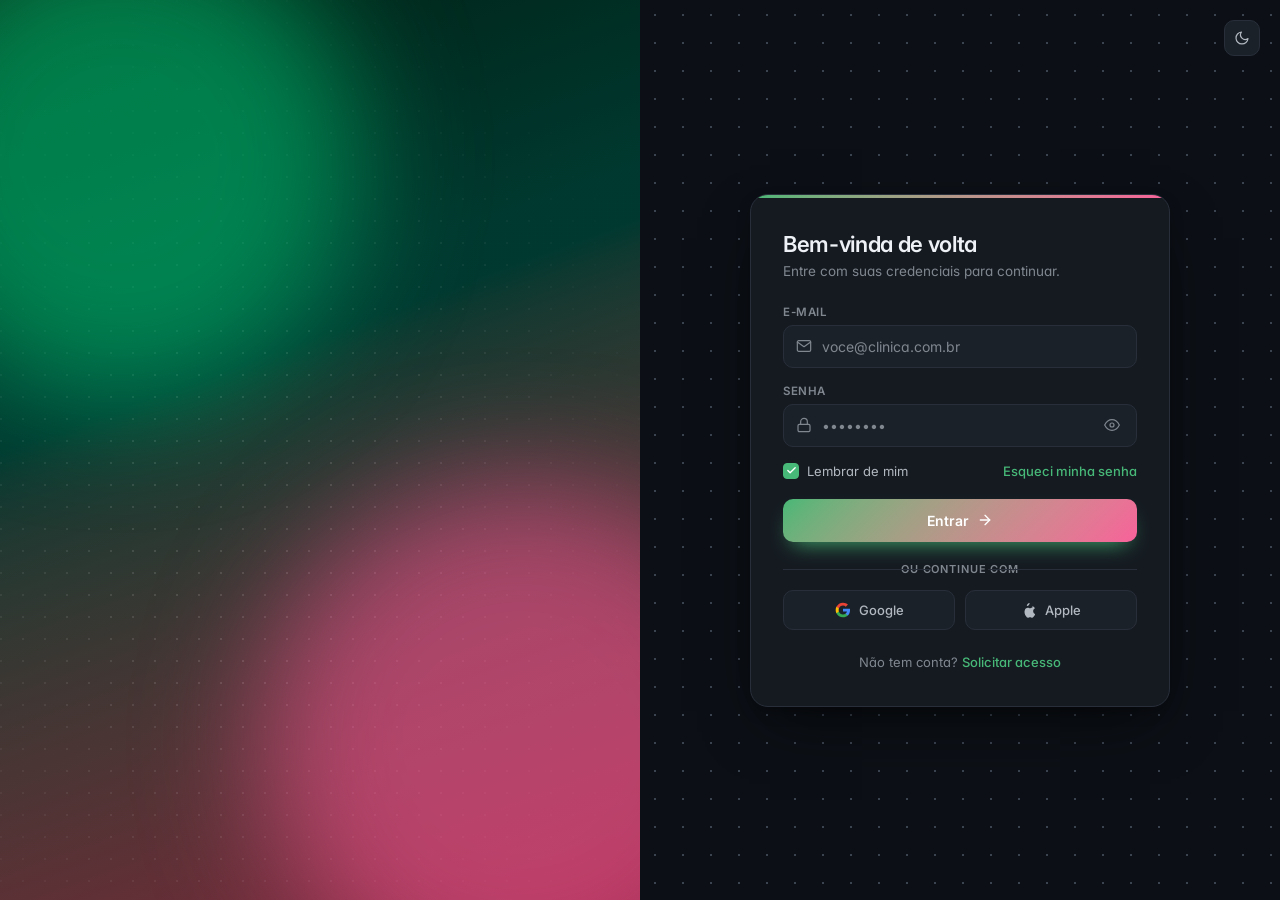
<file: index.html>
<!DOCTYPE html>
<html lang="pt-BR">
<head>
<meta charset="UTF-8" />
  <link rel="icon" type="image/x-icon" href="assets/favicon.ico" />
  <link rel="icon" type="image/png" sizes="32x32" href="assets/favicon-32.png" />
  <link rel="apple-touch-icon" sizes="180x180" href="assets/favicon-180.png" />
<meta http-equiv="refresh" content="0; url=Login.html" />
<title>CORTEX</title>
</head>
<body>
<script>window.location.href = 'Login.html';</script>
</body>
</html>
</file>
<file: src/styles.css>
/* ============================================================
   CORTEX — Design tokens + base styles
   ============================================================ */

:root {
  /* Accents */
  /* Primary: green (from logo) */
  --teal-300: oklch(0.85 0.12 155);
  --teal-500: oklch(0.70 0.14 155);
  --teal-600: oklch(0.58 0.14 155);
  --teal-700: oklch(0.46 0.13 155);
  /* Secondary: rose */
  --pink-400: oklch(0.78 0.16 0);
  --pink-500: oklch(0.70 0.19 0);
  --pink-600: oklch(0.60 0.20 0);

  --violet-400: oklch(0.72 0.16 290);
  --violet-500: oklch(0.62 0.18 290);
  --sky-500:    oklch(0.70 0.14 235);
  --amber-500:  oklch(0.78 0.16 75);
  --amber-600:  oklch(0.68 0.17 65);
  --orange-500: oklch(0.72 0.17 45);
  --rose-500:   oklch(0.68 0.19 15);
  --emerald-500: oklch(0.70 0.15 155);

  --danger: oklch(0.62 0.22 25);
  --warn:   oklch(0.74 0.17 70);
  --ok:     oklch(0.68 0.14 155);

  /* Light theme (default) */
  --bg:          oklch(0.985 0.004 250);
  --surface:     oklch(1 0 0);
  --surface-2:   oklch(0.975 0.005 250);
  --surface-3:   oklch(0.955 0.006 250);
  --border:      oklch(0.91 0.006 250);
  --border-strong: oklch(0.84 0.008 250);
  --text:        oklch(0.22 0.012 260);
  --text-2:      oklch(0.45 0.010 260);
  --text-3:      oklch(0.60 0.012 260);
  --accent:      var(--teal-600);
  --accent-soft: oklch(0.94 0.05 155);
  --accent-ink:  oklch(0.30 0.09 155);
  --accent-2:    var(--pink-500);
  --accent-2-soft: oklch(0.94 0.05 0);
  --accent-2-ink:  oklch(0.36 0.12 0);
  --shadow-sm:   0 1px 2px rgba(10, 20, 40, 0.05);
  --shadow-md:   0 4px 18px -6px rgba(10, 20, 40, 0.10), 0 2px 6px -2px rgba(10, 20, 40, 0.04);
  --shadow-lg:   0 18px 50px -18px rgba(10, 20, 40, 0.22), 0 4px 12px -4px rgba(10, 20, 40, 0.08);

  --radius: 12px;
  --radius-lg: 16px;
  --radius-sm: 8px;

  /* Density (confortável default) */
  --row-y: 14px;
  --row-x: 16px;
  --card-p: 20px;
  --font-ui: 14.5px;
  --font-label: 11.5px;
  --font-num: 13px;

  --sidebar-w: 232px;

  --font-sans: "Inter", ui-sans-serif, system-ui, -apple-system, "Segoe UI", Roboto, sans-serif;
  --font-mono: "IBM Plex Mono", ui-monospace, Menlo, Consolas, monospace;
}

[data-theme="dark"] {
  --bg:        oklch(0.17 0.014 260);
  --surface:   oklch(0.215 0.016 260);
  --surface-2: oklch(0.245 0.018 260);
  --surface-3: oklch(0.275 0.020 260);
  --border:    oklch(0.305 0.022 260);
  --border-strong: oklch(0.38 0.025 260);
  --text:      oklch(0.96 0.008 250);
  --text-2:    oklch(0.78 0.012 250);
  --text-3:    oklch(0.62 0.014 250);
  --accent:        var(--teal-500);
  --accent-soft:   oklch(0.30 0.06 155);
  --accent-ink:    oklch(0.86 0.13 155);
  --accent-2:      var(--pink-400);
  --accent-2-soft: oklch(0.30 0.07 0);
  --accent-2-ink:  oklch(0.86 0.14 0);
  --shadow-sm: 0 1px 2px rgba(0, 0, 0, 0.35);
  --shadow-md: 0 8px 28px -10px rgba(0, 0, 0, 0.55), 0 2px 6px -2px rgba(0, 0, 0, 0.35);
  --shadow-lg: 0 24px 60px -20px rgba(0, 0, 0, 0.65), 0 6px 18px -6px rgba(0, 0, 0, 0.45);
}

[data-density="compact"] {
  --row-y: 9px;
  --row-x: 12px;
  --card-p: 14px;
  --font-ui: 13.5px;
}

* { box-sizing: border-box; }
html, body, #root { height: 100%; }
body {
  margin: 0;
  font-family: var(--font-sans);
  font-size: var(--font-ui);
  color: var(--text);
  background: var(--bg);
  -webkit-font-smoothing: antialiased;
  text-rendering: optimizeLegibility;
  font-feature-settings: "ss01", "cv11";
}

button { font-family: inherit; font-size: inherit; cursor: pointer; }
a { color: inherit; }

::selection { background: var(--accent-soft); color: var(--accent-ink); }

/* ------ Scrollbars ------ */
::-webkit-scrollbar { width: 10px; height: 10px; }
::-webkit-scrollbar-track { background: transparent; }
::-webkit-scrollbar-thumb { background: var(--border-strong); border-radius: 8px; border: 2px solid var(--bg); }
::-webkit-scrollbar-thumb:hover { background: var(--text-3); }

/* ============================================================
   App shell
   ============================================================ */
.app {
  display: grid;
  grid-template-columns: var(--sidebar-w) 1fr;
  height: 100vh;
  overflow: hidden;
}

.sidebar {
  background: var(--surface);
  border-right: 1px solid var(--border);
  display: flex; flex-direction: column;
  padding: 18px 14px;
  gap: 14px;
}
.brand {
  display: flex; align-items: center; gap: 10px;
  padding: 4px 6px 10px;
}
.brand-mark {
  width: 36px; height: 36px; border-radius: 10px;
  background: linear-gradient(135deg, var(--teal-500), var(--pink-500));
  display: grid; place-items: center;
  color: white; font-weight: 700; font-size: 14px;
  box-shadow: 0 6px 14px -4px color-mix(in oklab, var(--accent) 60%, var(--pink-500));
  overflow: hidden;
}
.brand-mark img { width: 100%; height: 100%; object-fit: cover; }
.brand-text { display: flex; flex-direction: column; line-height: 1.05; }
.brand-text strong { font-size: 15px; letter-spacing: -0.01em; }
.brand-text span { font-size: 11px; color: var(--text-3); letter-spacing: 0.04em; text-transform: uppercase; }

.nav-section-label {
  font-size: 10.5px; font-weight: 600;
  color: var(--text-3);
  text-transform: uppercase; letter-spacing: 0.08em;
  padding: 10px 8px 4px;
}
.nav-item {
  display: flex; align-items: center; gap: 10px;
  padding: 9px 10px;
  border-radius: 9px;
  color: var(--text-2); font-weight: 500;
  border: 1px solid transparent;
  transition: background 0.12s, color 0.12s;
  cursor: pointer;
}
.nav-item:hover { background: var(--surface-2); color: var(--text); }
.nav-item.active {
  background: var(--accent-soft);
  color: var(--accent-ink);
  border-color: color-mix(in oklab, var(--accent) 30%, transparent);
}
.nav-item .count {
  margin-left: auto;
  font-size: 11.5px;
  color: var(--text-3);
  font-variant-numeric: tabular-nums;
}
.nav-item.active .count { color: var(--accent-ink); }
.nav-item svg { width: 17px; height: 17px; flex: none; stroke-width: 1.8; }

.sidebar-footer { margin-top: auto; display: flex; flex-direction: column; gap: 8px; }
.user-card {
  display: flex; align-items: center; gap: 10px;
  padding: 10px; border-radius: 10px;
  background: var(--surface-2);
}
.avatar {
  width: 30px; height: 30px; border-radius: 50%;
  display: grid; place-items: center;
  font-weight: 700; font-size: 12px; color: white;
  background: linear-gradient(135deg, var(--teal-500), var(--pink-500));
}
.user-card .meta { line-height: 1.15; }
.user-card .meta strong { font-size: 13px; }
.user-card .meta span { font-size: 11px; color: var(--text-3); }

/* ------ Content region ------ */
.content {
  display: flex; flex-direction: column;
  overflow: hidden;
  background: var(--bg);
}
.topbar {
  display: flex; align-items: center; gap: 16px;
  padding: 14px 28px;
  border-bottom: 1px solid var(--border);
  background: var(--surface);
}
.topbar .crumbs {
  font-size: 13px; color: var(--text-3);
}
.topbar .crumbs b { color: var(--text); font-weight: 600; }
.topbar .search {
  margin-left: auto;
  display: flex; align-items: center; gap: 8px;
  background: var(--surface-2);
  border: 1px solid var(--border);
  border-radius: 9px;
  padding: 7px 12px; width: 320px;
}
.topbar .search input {
  border: 0; background: transparent; outline: none;
  color: var(--text); width: 100%; font-size: 13px;
}
.topbar .search input::placeholder { color: var(--text-3); }
.topbar .kbd {
  font-family: var(--font-mono); font-size: 10.5px;
  padding: 2px 6px; border-radius: 5px;
  background: var(--surface);
  border: 1px solid var(--border);
  color: var(--text-3);
}
.icon-btn {
  width: 34px; height: 34px;
  display: grid; place-items: center;
  border-radius: 9px;
  background: var(--surface-2);
  border: 1px solid var(--border);
  color: var(--text-2);
}
.icon-btn:hover { background: var(--surface-3); color: var(--text); }
.icon-btn svg { width: 16px; height: 16px; stroke-width: 1.8; }

.primary-btn {
  display: inline-flex; align-items: center; gap: 7px;
  padding: 8px 14px;
  border-radius: 9px;
  background: var(--accent);
  color: white; font-weight: 600; font-size: 13px;
  border: 0;
  box-shadow: 0 6px 16px -8px var(--accent);
}
.primary-btn:hover { filter: brightness(1.05); }
.primary-btn svg { width: 15px; height: 15px; stroke-width: 2.2; }

.ghost-btn {
  display: inline-flex; align-items: center; gap: 6px;
  padding: 7px 12px; border-radius: 8px;
  background: transparent; border: 1px solid var(--border);
  color: var(--text-2); font-weight: 500; font-size: 13px;
}
.ghost-btn:hover { background: var(--surface-2); color: var(--text); }
.ghost-btn svg { width: 14px; height: 14px; stroke-width: 2; }

.scroll-area {
  overflow: auto;
  padding: 24px 28px 120px;
}

/* ------ Cards / common ------ */
.card {
  background: var(--surface);
  border: 1px solid var(--border);
  border-radius: var(--radius-lg);
  padding: var(--card-p);
  box-shadow: var(--shadow-sm);
}
.card h3 { margin: 0 0 4px; font-size: 15px; font-weight: 600; letter-spacing: -0.005em; }
.card .sub { color: var(--text-3); font-size: 12.5px; }

.pill {
  display: inline-flex; align-items: center; gap: 6px;
  padding: 3px 9px;
  font-size: 11.5px; font-weight: 500;
  border-radius: 999px;
  background: var(--surface-2);
  border: 1px solid var(--border);
  color: var(--text-2);
  white-space: nowrap;
}
.pill.dot::before {
  content: ""; width: 6px; height: 6px; border-radius: 50%;
  background: currentColor;
}
.pill.teal    { color: var(--accent-ink); background: var(--accent-soft); border-color: transparent; }
.pill.violet  { color: oklch(0.35 0.15 290); background: oklch(0.94 0.04 290); border-color: transparent; }
.pill.sky     { color: oklch(0.35 0.14 235); background: oklch(0.93 0.04 235); border-color: transparent; }
.pill.amber   { color: oklch(0.34 0.10 65);  background: oklch(0.94 0.06 80);  border-color: transparent; }
.pill.orange  { color: oklch(0.36 0.14 45);  background: oklch(0.94 0.05 50);  border-color: transparent; }
.pill.rose    { color: oklch(0.38 0.15 15);  background: oklch(0.94 0.04 15);  border-color: transparent; }
.pill.emerald { color: oklch(0.34 0.12 155); background: oklch(0.94 0.05 155); border-color: transparent; }
.pill.danger  { color: oklch(0.40 0.20 25);  background: oklch(0.94 0.05 25);  border-color: transparent; }
.pill.warn    { color: oklch(0.38 0.13 70);  background: oklch(0.95 0.06 75);  border-color: transparent; }
.pill.ok      { color: oklch(0.34 0.12 155); background: oklch(0.94 0.05 155); border-color: transparent; }

[data-theme="dark"] .pill.violet  { color: oklch(0.82 0.14 290); background: oklch(0.30 0.07 290); }
[data-theme="dark"] .pill.sky     { color: oklch(0.82 0.12 235); background: oklch(0.28 0.06 235); }
[data-theme="dark"] .pill.amber   { color: oklch(0.85 0.14 75);  background: oklch(0.30 0.06 70); }
[data-theme="dark"] .pill.orange  { color: oklch(0.82 0.14 45);  background: oklch(0.30 0.07 45); }
[data-theme="dark"] .pill.rose    { color: oklch(0.82 0.14 15);  background: oklch(0.30 0.07 15); }
[data-theme="dark"] .pill.emerald { color: oklch(0.82 0.12 155); background: oklch(0.28 0.06 155); }
[data-theme="dark"] .pill.danger  { color: oklch(0.80 0.17 25);  background: oklch(0.32 0.10 25); }
[data-theme="dark"] .pill.warn    { color: oklch(0.85 0.13 70);  background: oklch(0.30 0.07 70); }
[data-theme="dark"] .pill.ok      { color: oklch(0.82 0.12 155); background: oklch(0.28 0.06 155); }

/* Avatar colors per paciente */
.pavatar {
  display: grid; place-items: center;
  width: 36px; height: 36px; border-radius: 50%;
  color: white; font-weight: 600; font-size: 12.5px;
  letter-spacing: 0.02em;
  flex: none;
}
.pavatar.sm { width: 28px; height: 28px; font-size: 11px; }
.pavatar.xs { width: 22px; height: 22px; font-size: 10px; }
.pavatar.violet  { background: linear-gradient(135deg, var(--violet-400), var(--violet-500)); }
.pavatar.teal    { background: linear-gradient(135deg, var(--teal-500), var(--teal-700)); }
.pavatar.sky     { background: linear-gradient(135deg, oklch(0.76 0.12 235), oklch(0.55 0.16 235)); }
.pavatar.amber   { background: linear-gradient(135deg, oklch(0.82 0.14 80), oklch(0.62 0.16 60)); }
.pavatar.orange  { background: linear-gradient(135deg, oklch(0.78 0.15 50), oklch(0.58 0.18 40)); }
.pavatar.rose    { background: linear-gradient(135deg, oklch(0.74 0.17 15), oklch(0.55 0.20 15)); }
.pavatar.emerald { background: linear-gradient(135deg, oklch(0.76 0.14 155), oklch(0.56 0.16 155)); }

/* ------ Progress ------ */
.progress {
  height: 6px; width: 100%;
  background: var(--surface-3);
  border-radius: 999px; overflow: hidden;
  position: relative;
}
.progress > span {
  position: absolute; top: 0; left: 0; bottom: 0;
  background: var(--accent);
  border-radius: 999px;
  transition: width 0.25s;
}
.progress.thin { height: 4px; }

/* ------ Section headers ------ */
.section-head {
  display: flex; align-items: center; gap: 10px;
  padding: 0 4px 10px;
}
.section-head h2 {
  margin: 0; font-size: 20px; letter-spacing: -0.015em;
  font-weight: 600;
}
.section-head .sub { color: var(--text-3); font-size: 13px; margin-left: 2px; }
.section-head .right { margin-left: auto; display: flex; gap: 8px; align-items: center; }

/* ------ Segmented view toggle ------ */
.seg {
  display: inline-flex; padding: 3px; background: var(--surface-2);
  border: 1px solid var(--border); border-radius: 10px;
}
.seg button {
  padding: 6px 12px; border-radius: 7px; border: 0;
  background: transparent; color: var(--text-2); font-weight: 500; font-size: 12.5px;
  display: inline-flex; align-items: center; gap: 6px;
}
.seg button.active {
  background: var(--surface);
  color: var(--text);
  box-shadow: var(--shadow-sm);
}
.seg svg { width: 13px; height: 13px; stroke-width: 2; }

/* ============================================================
   Dashboard
   ============================================================ */
.dash-grid {
  display: grid;
  grid-template-columns: 1.4fr 1fr;
  gap: 18px;
}
.kpi-row {
  display: grid; grid-template-columns: repeat(4, 1fr);
  gap: 14px; margin-bottom: 18px;
}
.kpi {
  background: var(--surface);
  border: 1px solid var(--border);
  border-radius: var(--radius);
  padding: 16px 18px;
  display: flex; flex-direction: column; gap: 6px;
  position: relative; overflow: hidden;
}
.kpi::after {
  content: ""; position: absolute; right: -20px; top: -30px;
  width: 120px; height: 120px; border-radius: 50%;
  background: var(--accent-soft); opacity: 0.5;
  filter: blur(10px);
}
.kpi .label { color: var(--text-3); font-size: 12px; text-transform: uppercase; letter-spacing: 0.06em; font-weight: 600; }
.kpi .value { font-size: 28px; font-weight: 600; letter-spacing: -0.02em; font-variant-numeric: tabular-nums; }
.kpi .delta { font-size: 12px; color: var(--text-3); display: flex; align-items: center; gap: 4px; }
.kpi .delta.up { color: var(--ok); }
.kpi .delta.down { color: var(--danger); }
.kpi .ico {
  position: absolute; top: 14px; right: 14px;
  width: 30px; height: 30px; border-radius: 8px;
  background: var(--accent-soft); color: var(--accent-ink);
  display: grid; place-items: center;
}
.kpi .ico svg { width: 15px; height: 15px; stroke-width: 1.8; }

/* Agenda de hoje */
.today-schedule .row {
  display: grid;
  grid-template-columns: 62px 36px 1fr auto;
  gap: 12px; align-items: center;
  padding: 12px 4px;
  border-bottom: 1px dashed var(--border);
}
.today-schedule .row:last-child { border-bottom: 0; }
.time-chip {
  font-family: var(--font-mono); font-size: 12px;
  color: var(--text-2);
  font-variant-numeric: tabular-nums;
  line-height: 1.1;
}
.time-chip b { display: block; color: var(--text); font-size: 13px; font-weight: 600; }
.today-schedule .row .title { font-weight: 500; font-size: 13.5px; }
.today-schedule .row .sub { font-size: 12px; color: var(--text-3); margin-top: 2px; }

/* Precisa de atenção */
.attn-list .row {
  display: grid;
  grid-template-columns: 36px 1fr auto;
  gap: 12px; align-items: center;
  padding: 12px 6px;
  border-radius: 10px;
  cursor: pointer;
}
.attn-list .row:hover { background: var(--surface-2); }
.attn-list .row .title { font-weight: 500; font-size: 13.5px; }
.attn-list .row .sub { font-size: 12px; color: var(--text-3); margin-top: 2px; }
.attn-list .row .why {
  font-size: 11.5px;
  font-family: var(--font-mono);
  color: var(--danger);
}

/* Alertas card */
.alert-row {
  display: flex; align-items: flex-start; gap: 10px;
  padding: 11px 12px; border-radius: 10px;
  border: 1px solid var(--border);
  margin-bottom: 8px;
  background: var(--surface-2);
}
.alert-row .dot {
  width: 8px; height: 8px; border-radius: 50%;
  flex: none; margin-top: 5px;
  background: var(--warn);
}
.alert-row.critical .dot { background: var(--danger); }
.alert-row .title { font-weight: 500; font-size: 13px; }
.alert-row .sub { font-size: 12px; color: var(--text-3); margin-top: 1px; }

/* Funnel overview */
.funnel {
  display: grid; grid-template-columns: repeat(7, 1fr);
  gap: 6px;
  margin-top: 12px;
}
.funnel .stage {
  background: var(--surface-2); border: 1px solid var(--border);
  border-radius: 10px; padding: 10px 12px;
  display: flex; flex-direction: column; gap: 2px;
  position: relative;
}
.funnel .stage .lbl { font-size: 10.5px; color: var(--text-3); text-transform: uppercase; letter-spacing: 0.05em; font-weight: 600; }
.funnel .stage .cnt { font-size: 22px; font-weight: 600; letter-spacing: -0.02em; font-variant-numeric: tabular-nums; }
.funnel .stage .bar { height: 3px; border-radius: 3px; background: var(--accent); margin-top: 4px; }

/* ============================================================
   Pacientes - list view
   ============================================================ */
.list-toolbar {
  display: flex; align-items: center; gap: 10px;
  margin-bottom: 14px;
}
.chip-filter {
  display: inline-flex; gap: 5px; align-items: center;
  padding: 6px 10px;
  border: 1px solid var(--border); border-radius: 8px;
  background: var(--surface);
  font-size: 12.5px; color: var(--text-2);
}
.chip-filter.active { background: var(--accent-soft); color: var(--accent-ink); border-color: transparent; }

.table {
  width: 100%;
  border-collapse: separate; border-spacing: 0;
  background: var(--surface);
  border: 1px solid var(--border);
  border-radius: var(--radius-lg);
  overflow: hidden;
  box-shadow: var(--shadow-sm);
}
.table th {
  text-align: left; font-size: 11px; font-weight: 600;
  color: var(--text-3); text-transform: uppercase; letter-spacing: 0.06em;
  padding: 12px var(--row-x);
  border-bottom: 1px solid var(--border);
  background: var(--surface-2);
}
.table td {
  padding: var(--row-y) var(--row-x);
  border-bottom: 1px solid var(--border);
  font-size: 13.5px;
  vertical-align: middle;
}
.table tr:last-child td { border-bottom: 0; }
.table tbody tr { cursor: pointer; }
.table tbody tr:hover { background: var(--surface-2); }
.table td .pname {
  display: flex; align-items: center; gap: 12px;
}
.table td .pname b { font-weight: 600; display: block; }
.table td .pname span { font-size: 12px; color: var(--text-3); }
.table td .mini-progress {
  display: flex; align-items: center; gap: 8px;
  font-variant-numeric: tabular-nums;
}
.table td .mini-progress .progress { width: 100px; }

/* ============================================================
   Kanban
   ============================================================ */
.kanban-scroll { overflow-x: auto; padding-bottom: 20px; }
.kanban {
  display: grid;
  grid-template-columns: repeat(7, 280px);
  gap: 14px;
}
.kcol {
  background: var(--surface-2);
  border: 1px solid var(--border);
  border-radius: 14px;
  padding: 12px; display: flex; flex-direction: column; gap: 10px;
  min-height: 400px;
}
.kcol-head {
  display: flex; align-items: center; gap: 8px;
  padding: 4px 4px 8px;
  border-bottom: 1px dashed var(--border);
}
.kcol-head .dot { width: 10px; height: 10px; border-radius: 50%; }
.kcol-head .lbl { font-weight: 600; font-size: 13px; }
.kcol-head .cnt {
  margin-left: auto; font-size: 11.5px; color: var(--text-3);
  font-variant-numeric: tabular-nums;
  background: var(--surface); border: 1px solid var(--border);
  padding: 2px 7px; border-radius: 999px;
}

.kcard {
  background: var(--surface);
  border: 1px solid var(--border);
  border-radius: 10px;
  padding: 12px;
  box-shadow: var(--shadow-sm);
  cursor: pointer;
  display: flex; flex-direction: column; gap: 8px;
  transition: transform 0.12s, box-shadow 0.12s;
}
.kcard:hover { transform: translateY(-1px); box-shadow: var(--shadow-md); }
.kcard .name { display: flex; align-items: center; gap: 9px; font-weight: 600; font-size: 13px; }
.kcard .age { font-size: 11.5px; color: var(--text-3); font-weight: 500; }
.kcard .queixa { font-size: 12px; color: var(--text-2); line-height: 1.35; display: -webkit-box; -webkit-line-clamp: 2; -webkit-box-orient: vertical; overflow: hidden; }
.kcard .footer { display: flex; align-items: center; gap: 6px; flex-wrap: wrap; margin-top: 2px; }
.kcard .footer .dias { margin-left: auto; font-size: 11px; color: var(--text-3); font-family: var(--font-mono); }

/* ============================================================
   Agenda / Calendar
   ============================================================ */
.cal-wrap {
  background: var(--surface);
  border: 1px solid var(--border);
  border-radius: var(--radius-lg);
  overflow: hidden;
}
.cal-head {
  display: grid;
  grid-template-columns: 62px repeat(7, 1fr);
  background: var(--surface-2); border-bottom: 1px solid var(--border);
}
.cal-head > div {
  padding: 12px 10px; font-size: 11.5px; text-transform: uppercase; letter-spacing: 0.06em;
  color: var(--text-3); font-weight: 600;
}
.cal-head .daycol { display: flex; flex-direction: column; gap: 2px; }
.cal-head .daycol .num { font-size: 17px; color: var(--text); font-weight: 600; letter-spacing: -0.02em; }
.cal-head .daycol.today .num { color: var(--accent); }
.cal-grid {
  display: grid;
  grid-template-columns: 62px repeat(7, 1fr);
  position: relative;
}
.hour-col {
  border-right: 1px solid var(--border);
}
.hour-cell {
  height: 56px; padding: 4px 8px;
  font-size: 10.5px; color: var(--text-3);
  border-bottom: 1px solid var(--border);
  font-family: var(--font-mono);
}
.day-col {
  border-right: 1px solid var(--border);
  position: relative;
}
.day-col:last-child { border-right: 0; }
.hour-slot { height: 56px; border-bottom: 1px solid var(--border); }
.cal-event {
  position: absolute; left: 4px; right: 4px;
  background: var(--accent-soft);
  border-left: 3px solid var(--accent);
  color: var(--accent-ink);
  border-radius: 7px;
  padding: 6px 8px;
  font-size: 11.5px;
  cursor: pointer;
  overflow: hidden;
}
.cal-event b { display: block; font-size: 12px; font-weight: 600; }
.cal-event.aplicacao { background: oklch(0.94 0.06 80); border-color: var(--amber-600); color: oklch(0.34 0.10 65); }
.cal-event.correcao  { background: oklch(0.94 0.05 50); border-color: var(--orange-500); color: oklch(0.36 0.14 45); }
.cal-event.devolutiva { background: oklch(0.94 0.05 155); border-color: var(--emerald-500); color: oklch(0.34 0.12 155); }
.cal-event.laudo { background: oklch(0.94 0.04 15); border-color: var(--rose-500); color: oklch(0.38 0.15 15); }
.cal-event.anamnese { background: oklch(0.94 0.04 290); border-color: var(--violet-500); color: oklch(0.35 0.15 290); }
.cal-event.planejamento { background: oklch(0.93 0.04 235); border-color: var(--sky-500); color: oklch(0.35 0.14 235); }

[data-theme="dark"] .cal-event.aplicacao    { background: oklch(0.28 0.06 70);  color: oklch(0.85 0.14 75); }
[data-theme="dark"] .cal-event.correcao     { background: oklch(0.28 0.07 45);  color: oklch(0.82 0.14 45); }
[data-theme="dark"] .cal-event.devolutiva   { background: oklch(0.26 0.06 155); color: oklch(0.82 0.12 155); }
[data-theme="dark"] .cal-event.laudo        { background: oklch(0.28 0.07 15);  color: oklch(0.82 0.14 15); }
[data-theme="dark"] .cal-event.anamnese     { background: oklch(0.28 0.07 290); color: oklch(0.82 0.14 290); }
[data-theme="dark"] .cal-event.planejamento { background: oklch(0.28 0.06 235); color: oklch(0.82 0.12 235); }

.now-line {
  position: absolute; left: 0; right: 0; height: 2px;
  background: var(--danger);
  z-index: 3;
  pointer-events: none;
}
.now-line::before {
  content: ""; position: absolute; left: -5px; top: -4px;
  width: 10px; height: 10px; border-radius: 50%;
  background: var(--danger);
}

/* ============================================================
   Patient detail (full page)
   ============================================================ */
.pd-layout {
  display: grid;
  grid-template-columns: 300px 1fr;
  gap: 22px;
}
.pd-header {
  display: flex; align-items: flex-start; gap: 18px;
  background: var(--surface);
  border: 1px solid var(--border);
  border-radius: var(--radius-lg);
  padding: 22px;
  margin-bottom: 20px;
  box-shadow: var(--shadow-sm);
  position: relative;
  overflow: hidden;
}
.pd-header::before {
  content: ""; position: absolute; top: 0; left: 0; right: 0; height: 4px;
  background: linear-gradient(90deg, var(--teal-500), var(--pink-500));
}
.pd-header .pavatar-lg {
  width: 64px; height: 64px; border-radius: 16px;
  display: grid; place-items: center;
  color: white; font-weight: 600; font-size: 22px;
  letter-spacing: 0.02em; flex: none;
}
.pd-header h1 { margin: 0; font-size: 22px; font-weight: 600; letter-spacing: -0.015em; }
.pd-header .meta-row { display: flex; gap: 14px; flex-wrap: wrap; margin-top: 4px; color: var(--text-3); font-size: 12.5px; }
.pd-header .meta-row span b { color: var(--text-2); font-weight: 500; }
.pd-header .stage-strip {
  display: flex; align-items: center; gap: 4px; margin-top: 14px;
}
.stage-pellet {
  display: inline-flex; align-items: center; gap: 6px;
  padding: 6px 10px; border-radius: 7px;
  font-size: 11.5px; font-weight: 500;
  background: var(--surface-2);
  border: 1px solid var(--border);
  color: var(--text-3);
}
.stage-pellet.done {
  background: var(--accent-soft); color: var(--accent-ink); border-color: transparent;
}
.stage-pellet.current {
  background: var(--accent); color: white; border-color: transparent;
  box-shadow: 0 4px 12px -6px var(--accent);
}
.stage-pellet svg { width: 11px; height: 11px; stroke-width: 2.4; }
.stage-connector { flex: 1; height: 1px; background: var(--border); max-width: 14px; }
.stage-connector.done { background: var(--accent); }

.pd-actions { margin-left: auto; display: flex; gap: 8px; }

/* Left column - info card */
.info-card { padding: 0; overflow: hidden; }
.info-card .row {
  display: flex; justify-content: space-between; gap: 12px;
  padding: 10px 16px;
  border-top: 1px solid var(--border);
  font-size: 12.5px;
}
.info-card .row:first-of-type { border-top: 0; }
.info-card .row .lbl { color: var(--text-3); font-size: 11.5px; text-transform: uppercase; letter-spacing: 0.05em; }
.info-card .row .val { color: var(--text); font-weight: 500; text-align: right; max-width: 60%; word-break: break-word; }

.info-card h4 { margin: 0; padding: 14px 16px 4px; font-size: 11px; text-transform: uppercase; letter-spacing: 0.06em; color: var(--text-3); font-weight: 600; }

/* Tabs */
.tabs {
  display: flex; gap: 2px;
  border-bottom: 1px solid var(--border);
  margin-bottom: 18px;
}
.tabs button {
  padding: 10px 16px; background: transparent; border: 0;
  color: var(--text-3); font-weight: 500; font-size: 13.5px;
  border-bottom: 2px solid transparent;
  display: inline-flex; align-items: center; gap: 7px;
  margin-bottom: -1px;
}
.tabs button:hover { color: var(--text); }
.tabs button.active {
  color: var(--text);
  border-bottom-color: var(--accent);
}
.tabs button .cnt {
  font-size: 11px;
  background: var(--surface-2);
  padding: 1px 7px; border-radius: 999px;
  color: var(--text-3);
  font-variant-numeric: tabular-nums;
}
.tabs button.active .cnt { background: var(--accent-soft); color: var(--accent-ink); }
.tabs svg { width: 14px; height: 14px; stroke-width: 1.8; }

/* Anamnese */
.anamnese-grid {
  display: grid; grid-template-columns: 1fr 1fr; gap: 14px;
}
.anamnese-section {
  background: var(--surface); border: 1px solid var(--border);
  border-radius: var(--radius); padding: 16px;
}
.anamnese-section .head { display: flex; align-items: center; gap: 8px; margin-bottom: 10px; }
.anamnese-section .head strong { font-size: 13.5px; }
.anamnese-section .head .status {
  margin-left: auto; font-size: 11px; font-weight: 600;
  color: var(--ok); text-transform: uppercase; letter-spacing: 0.06em;
}
.anamnese-section .head .status.pending { color: var(--warn); }
.form-row { margin-bottom: 10px; }
.form-row label { display: block; font-size: 11.5px; color: var(--text-3); margin-bottom: 4px; text-transform: uppercase; letter-spacing: 0.04em; font-weight: 600; }
.form-row .value { font-size: 13px; color: var(--text); line-height: 1.45; }
.form-row .value.placeholder { color: var(--text-3); font-style: italic; }

/* Hipóteses */
.hyp-card {
  background: var(--surface); border: 1px solid var(--border);
  border-radius: var(--radius); padding: 16px;
  margin-bottom: 12px;
  border-left: 4px solid var(--text-3);
}
.hyp-card.em-investigacao { border-left-color: var(--warn); }
.hyp-card.confirmada { border-left-color: var(--ok); }
.hyp-card.descartada { border-left-color: var(--text-3); opacity: 0.75; }
.hyp-card .title-row { display: flex; align-items: center; gap: 10px; margin-bottom: 8px; }
.hyp-card .title-row strong { font-size: 14.5px; font-weight: 600; }
.hyp-card .title-row .weight { margin-left: auto; display: flex; gap: 2px; }
.hyp-card .title-row .weight .w {
  width: 6px; height: 14px; border-radius: 2px; background: var(--surface-3);
}
.hyp-card .title-row .weight .w.on { background: var(--accent); }
.hyp-card .evidencias {
  display: flex; gap: 6px; flex-wrap: wrap; margin-top: 8px;
  padding-top: 10px; border-top: 1px dashed var(--border);
}
.hyp-card .evidencias .tag {
  font-size: 11.5px; padding: 3px 8px;
  background: var(--surface-2); border: 1px solid var(--border);
  border-radius: 6px; color: var(--text-2);
  font-family: var(--font-mono);
}
.hyp-card .evidencias .tag.none { font-style: italic; color: var(--text-3); border: 0; padding: 3px 0; background: transparent; font-family: inherit; }

/* Checklist / Bateria */
.battery-group { margin-bottom: 18px; }
.battery-group h4 {
  margin: 0 0 8px; font-size: 11.5px; color: var(--text-3);
  text-transform: uppercase; letter-spacing: 0.06em; font-weight: 600;
  display: flex; align-items: center; gap: 8px;
}
.battery-group h4 .cnt { font-weight: 500; color: var(--text-2); font-size: 11px; }
.test-row {
  display: grid;
  grid-template-columns: 28px 1fr 140px 120px 120px auto;
  gap: 12px; align-items: center;
  padding: 10px 14px;
  background: var(--surface); border: 1px solid var(--border);
  border-radius: 10px; margin-bottom: 6px;
  font-size: 13px;
}
.test-row:hover { border-color: var(--border-strong); }
.test-row.aplicado { background: color-mix(in oklab, var(--ok) 4%, var(--surface)); }
.test-row.pendente { opacity: 0.75; }
.test-row .check {
  width: 20px; height: 20px; border-radius: 6px;
  border: 1.5px solid var(--border-strong);
  display: grid; place-items: center;
  color: white; background: var(--surface);
}
.test-row.aplicado .check { background: var(--ok); border-color: var(--ok); }
.test-row.agendado .check { border-color: var(--accent); background: var(--accent-soft); }
.test-row .check svg { width: 13px; height: 13px; stroke-width: 3; }
.test-row .name { font-weight: 500; }
.test-row .obs { color: var(--text-3); font-size: 12px; margin-top: 2px; display: block; }
.test-row .dates {
  font-family: var(--font-mono); font-size: 11.5px; color: var(--text-2);
  display: flex; flex-direction: column; gap: 2px;
}
.test-row .dates .lbl { font-size: 9.5px; color: var(--text-3); text-transform: uppercase; letter-spacing: 0.05em; font-family: var(--font-sans); }

.test-row button.small {
  padding: 5px 10px; font-size: 11.5px;
  background: var(--surface-2); border: 1px solid var(--border);
  border-radius: 6px; color: var(--text-2); font-weight: 500;
}
.test-row button.small:hover { background: var(--surface-3); color: var(--text); }

/* Laudo section */
.laudo-grid {
  display: grid; grid-template-columns: 1fr 300px; gap: 16px;
}
.laudo-section {
  background: var(--surface); border: 1px solid var(--border);
  border-radius: var(--radius); padding: 18px;
}
.laudo-section h4 { margin: 0 0 10px; font-size: 13px; font-weight: 600; }
.laudo-section p { color: var(--text-2); font-size: 13px; line-height: 1.55; margin: 0 0 8px; }

/* Sessions (timeline) */
.timeline { border-left: 2px solid var(--border); margin-left: 12px; padding-left: 20px; }
.tl-item { position: relative; padding: 6px 0 16px; }
.tl-item::before {
  content: ""; position: absolute; left: -27px; top: 10px;
  width: 10px; height: 10px; border-radius: 50%;
  background: var(--accent);
  box-shadow: 0 0 0 3px var(--surface);
}
.tl-item.past::before { background: var(--text-3); }
.tl-item .date { font-size: 11.5px; font-family: var(--font-mono); color: var(--text-3); }
.tl-item .title { font-weight: 500; font-size: 13.5px; margin-top: 2px; }
.tl-item .sub { font-size: 12px; color: var(--text-3); margin-top: 2px; }

/* ============================================================
   Tweaks panel
   ============================================================ */
.tweaks-panel {
  position: fixed; right: 20px; bottom: 20px;
  width: 300px;
  background: var(--surface);
  border: 1px solid var(--border);
  border-radius: 14px;
  box-shadow: var(--shadow-lg);
  padding: 16px;
  z-index: 100;
  display: none;
}
.tweaks-panel.open { display: block; }
.tweaks-panel h4 { margin: 0 0 4px; font-size: 13px; font-weight: 600; display: flex; align-items: center; gap: 7px; }
.tweaks-panel h4 svg { width: 14px; height: 14px; }
.tweaks-panel .sub { font-size: 11.5px; color: var(--text-3); margin-bottom: 14px; }
.tweaks-panel .tweak { margin-bottom: 14px; }
.tweaks-panel .tweak .lbl { font-size: 11px; color: var(--text-3); text-transform: uppercase; letter-spacing: 0.06em; font-weight: 600; margin-bottom: 6px; }
.tweaks-panel .seg { width: 100%; }
.tweaks-panel .seg button { flex: 1; justify-content: center; }

.switch {
  position: relative; width: 36px; height: 20px; border-radius: 999px;
  background: var(--surface-3); border: 1px solid var(--border);
  display: inline-block; vertical-align: middle;
}
.switch::after {
  content: ""; position: absolute; top: 1px; left: 1px;
  width: 16px; height: 16px; border-radius: 50%;
  background: white; box-shadow: var(--shadow-sm);
  transition: left 0.15s;
}
.switch.on { background: var(--accent); border-color: var(--accent); }
.switch.on::after { left: 17px; }

.tweaks-panel .swrow {
  display: flex; align-items: center; gap: 10px;
  font-size: 12.5px; margin-bottom: 8px;
}
.tweaks-panel .swrow .switch { margin-left: auto; cursor: pointer; }

.tweaks-closed {
  position: fixed; right: 20px; bottom: 20px;
  background: var(--surface); border: 1px solid var(--border);
  border-radius: 999px; padding: 8px 14px; font-size: 12.5px;
  color: var(--text-3); z-index: 100;
  display: flex; align-items: center; gap: 8px;
  box-shadow: var(--shadow-sm);
}
.tweaks-closed svg { width: 13px; height: 13px; }

/* ============================================================
   Misc
   ============================================================ */
.empty {
  display: grid; place-items: center; gap: 10px;
  padding: 60px 20px; color: var(--text-3);
  text-align: center;
  font-size: 13px;
}
.empty svg { width: 36px; height: 36px; stroke-width: 1.5; opacity: 0.5; }
</file>
<file: src/polish.css>
/* ============================================================
   CORTEX — Interactive polish: patterns, animations, photos
   ============================================================ */

/* ---- Background pattern on app shell ---- */
body::before {
  content: "";
  position: fixed; inset: 0;
  pointer-events: none; z-index: 0;
  background-image:
    radial-gradient(circle at 1px 1px, var(--border-strong) 1px, transparent 0);
  background-size: 24px 24px;
  opacity: 0.35;
  mask-image: radial-gradient(ellipse at 50% 0%, #000 20%, transparent 80%);
}
[data-theme="dark"] body::before { opacity: 0.22; }
.app { position: relative; z-index: 1; }

/* Sidebar ambient glow */
.sidebar {
  position: relative;
  overflow: hidden;
}
.sidebar::before {
  content: ""; position: absolute; inset: auto -30% -20% -30%;
  height: 240px;
  background: radial-gradient(ellipse, color-mix(in oklab, var(--accent) 20%, transparent), transparent 70%);
  filter: blur(30px); pointer-events: none;
  animation: slow-pulse 8s ease-in-out infinite;
}
@keyframes slow-pulse {
  0%, 100% { opacity: 0.35; transform: translateY(0); }
  50%      { opacity: 0.55; transform: translateY(-12px); }
}

/* Topbar subtle texture */
.topbar {
  position: relative;
  background-image:
    linear-gradient(var(--surface), var(--surface)),
    repeating-linear-gradient(135deg, transparent 0 18px, color-mix(in oklab, var(--accent) 8%, transparent) 18px 19px);
  background-blend-mode: normal;
}

/* ---- Scroll-area pattern ---- */
.scroll-area {
  background-image:
    radial-gradient(circle at 1px 1px, color-mix(in oklab, var(--border-strong) 55%, transparent) 1px, transparent 0);
  background-size: 28px 28px;
  background-position: -14px -14px;
}

/* ---- Cards: hover lift + sheen ---- */
.card, .kpi, .kcard, .anamnese-section, .hyp-card, .laudo-section, .test-row {
  transition: transform 0.18s cubic-bezier(.2,.7,.2,1.05), box-shadow 0.18s, border-color 0.18s, background 0.18s;
}
.card:hover, .kpi:hover, .laudo-section:hover {
  transform: translateY(-2px);
  box-shadow: var(--shadow-md);
  border-color: var(--border-strong);
}
.kcard:hover {
  transform: translateY(-3px) scale(1.01);
  box-shadow: var(--shadow-md);
  border-color: color-mix(in oklab, var(--accent) 40%, var(--border));
}
.kcard {
  position: relative; overflow: hidden;
}
.kcard::before {
  content: ""; position: absolute; inset: 0;
  background: linear-gradient(105deg, transparent 40%, rgba(255,255,255,0.18) 50%, transparent 60%);
  transform: translateX(-100%);
  transition: transform 0.6s;
  pointer-events: none;
}
.kcard:hover::before { transform: translateX(100%); }

[data-theme="dark"] .kcard::before {
  background: linear-gradient(105deg, transparent 40%, rgba(255,255,255,0.06) 50%, transparent 60%);
}

/* ---- Buttons: press + ripple + shine ---- */
.primary-btn, .ghost-btn, .icon-btn, .chip-filter, .seg button, .tabs button, .nav-item, button.small {
  position: relative;
  overflow: hidden;
  transition: transform 0.12s, background 0.15s, color 0.15s, box-shadow 0.2s, border-color 0.15s;
}
.primary-btn:hover { transform: translateY(-1px); box-shadow: 0 10px 22px -10px var(--accent); }
.primary-btn:active { transform: translateY(0) scale(0.98); }
.ghost-btn:hover { transform: translateY(-1px); }
.ghost-btn:active { transform: translateY(0) scale(0.98); }
.icon-btn:hover { transform: scale(1.06); }
.icon-btn:active { transform: scale(0.94); }
.icon-btn svg { transition: transform 0.2s; }
.icon-btn:hover svg { transform: rotate(-8deg); }

.primary-btn::after {
  content: ""; position: absolute; top: 0; left: -120%;
  width: 60%; height: 100%;
  background: linear-gradient(90deg, transparent, rgba(255,255,255,0.35), transparent);
  transform: skewX(-20deg);
  transition: left 0.5s;
}
.primary-btn:hover::after { left: 130%; }

button.small:hover { transform: translateY(-1px); }

/* Chip filters */
.chip-filter:hover {
  border-color: var(--accent);
  color: var(--text);
  background: color-mix(in oklab, var(--accent) 6%, var(--surface));
}
.chip-filter.active {
  box-shadow: 0 4px 10px -4px var(--accent);
}

/* Nav item animated indicator */
.nav-item {
  position: relative;
}
.nav-item::before {
  content: ""; position: absolute; left: -6px; top: 50%;
  width: 3px; height: 0; border-radius: 4px;
  background: var(--accent);
  transform: translateY(-50%);
  transition: height 0.2s;
}
.nav-item.active::before { height: 60%; }
.nav-item:hover svg { transform: translateX(2px); transition: transform 0.15s; }

/* Tabs underline animates in */
.tabs button { position: relative; }
.tabs button::after {
  content: ""; position: absolute; left: 16px; right: 16px; bottom: -1px;
  height: 2px; background: var(--accent);
  transform: scaleX(0); transform-origin: left;
  transition: transform 0.25s cubic-bezier(.2,.7,.2,1.05);
}
.tabs button.active::after { transform: scaleX(1); }
.tabs button:hover:not(.active)::after { transform: scaleX(0.3); opacity: 0.4; }

/* ---- Segmented toggle slide ---- */
.seg button { transition: background 0.2s, color 0.2s, transform 0.1s; }
.seg button:hover:not(.active) { color: var(--text); }
.seg button:active { transform: scale(0.96); }

/* ---- Table row hover lift ---- */
.table tbody tr { transition: background 0.15s; }
.table tbody tr:hover { background: color-mix(in oklab, var(--accent) 6%, var(--surface)); }
.table tbody tr:hover .pavatar { transform: scale(1.08); }

/* ---- Avatars with photo support ---- */
.pavatar {
  position: relative;
  overflow: hidden;
  transition: transform 0.2s, box-shadow 0.2s;
  box-shadow: 0 2px 6px -2px rgba(0,0,0,0.25), inset 0 0 0 2px rgba(255,255,255,0.15);
}
.pavatar:hover { transform: scale(1.08) rotate(-2deg); box-shadow: 0 6px 14px -4px rgba(0,0,0,0.35), inset 0 0 0 2px rgba(255,255,255,0.2); }
.pavatar img { width: 100%; height: 100%; object-fit: cover; display: block; }
.pavatar .initials-bg {
  position: absolute; inset: 0; display: grid; place-items: center;
}

/* Online/status ring around patient avatar in detail */
.pavatar-lg {
  position: relative;
  box-shadow: 0 10px 24px -10px rgba(0,0,0,0.35), inset 0 0 0 3px rgba(255,255,255,0.18);
}
.pavatar-lg img { width: 100%; height: 100%; object-fit: cover; border-radius: inherit; }
.pavatar-lg::after {
  content: ""; position: absolute; inset: -6px;
  border-radius: inherit;
  border: 2px dashed color-mix(in oklab, var(--accent) 50%, transparent);
  animation: spin 20s linear infinite;
  pointer-events: none;
  opacity: 0.6;
}
@keyframes spin { to { transform: rotate(360deg); } }

/* ---- Progress bar shimmer ---- */
.progress > span {
  background-image: linear-gradient(90deg, var(--accent), color-mix(in oklab, var(--accent) 60%, white) 50%, var(--accent));
  background-size: 200% 100%;
  animation: shimmer 2.4s linear infinite;
}
@keyframes shimmer {
  from { background-position: 200% 0; }
  to   { background-position: 0 0; }
}

/* ---- KPI card: gradient ring on hover ---- */
.kpi {
  position: relative;
}
.kpi::before {
  content: ""; position: absolute; inset: 0; border-radius: inherit;
  padding: 1px;
  background: linear-gradient(135deg, transparent, color-mix(in oklab, var(--accent) 60%, transparent), transparent);
  -webkit-mask: linear-gradient(#000 0 0) content-box, linear-gradient(#000 0 0);
  mask: linear-gradient(#000 0 0) content-box, linear-gradient(#000 0 0);
  -webkit-mask-composite: xor; mask-composite: exclude;
  opacity: 0; transition: opacity 0.3s;
  pointer-events: none;
}
.kpi:hover::before { opacity: 1; }
.kpi:hover .ico { transform: rotate(8deg) scale(1.1); }
.kpi .ico { transition: transform 0.25s; }

/* ---- Funnel stage hover ---- */
.funnel .stage {
  transition: transform 0.15s, border-color 0.15s, background 0.15s;
  cursor: pointer;
}
.funnel .stage:hover {
  transform: translateY(-2px);
  border-color: var(--accent);
  background: color-mix(in oklab, var(--accent) 5%, var(--surface-2));
}

/* ---- Today's schedule row animation ---- */
.today-schedule .row, .attn-list .row {
  transition: background 0.15s, transform 0.15s, padding 0.15s;
  cursor: pointer;
  border-radius: 8px;
}
.today-schedule .row:hover {
  background: color-mix(in oklab, var(--accent) 6%, transparent);
  padding-left: 10px;
}
.attn-list .row:hover {
  transform: translateX(4px);
}

/* ---- Test rows ---- */
.test-row:hover {
  border-color: var(--accent);
  transform: translateX(2px);
  box-shadow: var(--shadow-sm);
}
.test-row .check { transition: transform 0.2s, background 0.2s; }
.test-row:hover .check { transform: scale(1.1); }

/* ---- Hipótese card ---- */
.hyp-card:hover {
  transform: translateY(-2px);
  box-shadow: var(--shadow-md);
}

/* ---- Calendar events: ---- */
.cal-event {
  transition: transform 0.15s, box-shadow 0.15s, z-index 0s 0s;
}
.cal-event:hover {
  transform: scale(1.03); z-index: 5;
  box-shadow: var(--shadow-md);
}

/* ---- Stage pellets in patient header: pop-in animation ---- */
.pd-header .stage-strip .stage-pellet { animation: pop-in 0.4s cubic-bezier(.2,1.3,.4,1) backwards; }
.pd-header .stage-strip .stage-pellet:nth-child(1)  { animation-delay: 0.05s; }
.pd-header .stage-strip .stage-pellet:nth-child(3)  { animation-delay: 0.10s; }
.pd-header .stage-strip .stage-pellet:nth-child(5)  { animation-delay: 0.15s; }
.pd-header .stage-strip .stage-pellet:nth-child(7)  { animation-delay: 0.20s; }
.pd-header .stage-strip .stage-pellet:nth-child(9)  { animation-delay: 0.25s; }
.pd-header .stage-strip .stage-pellet:nth-child(11) { animation-delay: 0.30s; }
.pd-header .stage-strip .stage-pellet:nth-child(13) { animation-delay: 0.35s; }
@keyframes pop-in {
  from { opacity: 0; transform: translateY(6px) scale(0.9); }
  to   { opacity: 1; transform: translateY(0) scale(1); }
}

/* ---- Fade-in on view change ---- */
.scroll-area > div { animation: fade-up 0.35s ease-out backwards; }
@keyframes fade-up {
  from { opacity: 0; transform: translateY(8px); }
  to   { opacity: 1; transform: translateY(0); }
}

/* ---- Kanban column: subtle background sheen ---- */
.kcol {
  position: relative;
  overflow: hidden;
}
.kcol::before {
  content: ""; position: absolute; inset: 0;
  background: radial-gradient(ellipse at top, color-mix(in oklab, var(--accent) 5%, transparent), transparent 60%);
  pointer-events: none;
}

/* ---- Tweaks panel entrance ---- */
.tweaks-panel.open {
  animation: pop-in 0.25s cubic-bezier(.2,1.3,.4,1);
}
.tweaks-closed {
  animation: fade-up 0.4s ease-out backwards;
  transition: transform 0.2s, box-shadow 0.2s;
  cursor: pointer;
}
.tweaks-closed:hover {
  transform: translateY(-2px);
  box-shadow: var(--shadow-md);
  border-color: var(--accent);
}

/* ---- Switch press ---- */
.switch { transition: background 0.2s, border-color 0.2s; cursor: pointer; }
.switch:hover { border-color: var(--accent); }
.switch::after { transition: left 0.2s cubic-bezier(.2,1.3,.4,1), transform 0.15s; }
.switch:active::after { transform: scale(0.92); }

/* ---- Brand mark pulse ---- */
.brand-mark {
  position: relative;
  transition: transform 0.2s;
}
.brand-mark::after {
  content: ""; position: absolute; inset: -4px; border-radius: inherit;
  background: var(--accent);
  opacity: 0; z-index: -1;
  filter: blur(10px);
  animation: brand-glow 4s ease-in-out infinite;
}
@keyframes brand-glow {
  0%, 100% { opacity: 0.25; }
  50% { opacity: 0.55; }
}
.brand:hover .brand-mark { transform: rotate(-4deg) scale(1.06); }

/* ---- Kanban col header colored dot pulse on hover ---- */
.kcol:hover .kcol-head .dot { animation: dot-pulse 1.2s ease-in-out infinite; }
@keyframes dot-pulse {
  0%, 100% { transform: scale(1); }
  50% { transform: scale(1.3); box-shadow: 0 0 0 4px color-mix(in oklab, var(--accent) 15%, transparent); }
}

/* ---- now-line pulsing dot ---- */
.now-line::before {
  animation: dot-pulse 1.6s ease-in-out infinite;
}

/* ---- Evidence tags ---- */
.hyp-card .evidencias .tag { transition: background 0.15s, border-color 0.15s, transform 0.12s; cursor: pointer; }
.hyp-card .evidencias .tag:hover {
  background: var(--accent-soft); color: var(--accent-ink); border-color: transparent;
  transform: translateY(-1px);
}

/* ---- Reduce motion ---- */
@media (prefers-reduced-motion: reduce) {
  *, *::before, *::after { animation-duration: 0.01ms !important; animation-iteration-count: 1 !important; transition-duration: 0.01ms !important; }
}
</file>
